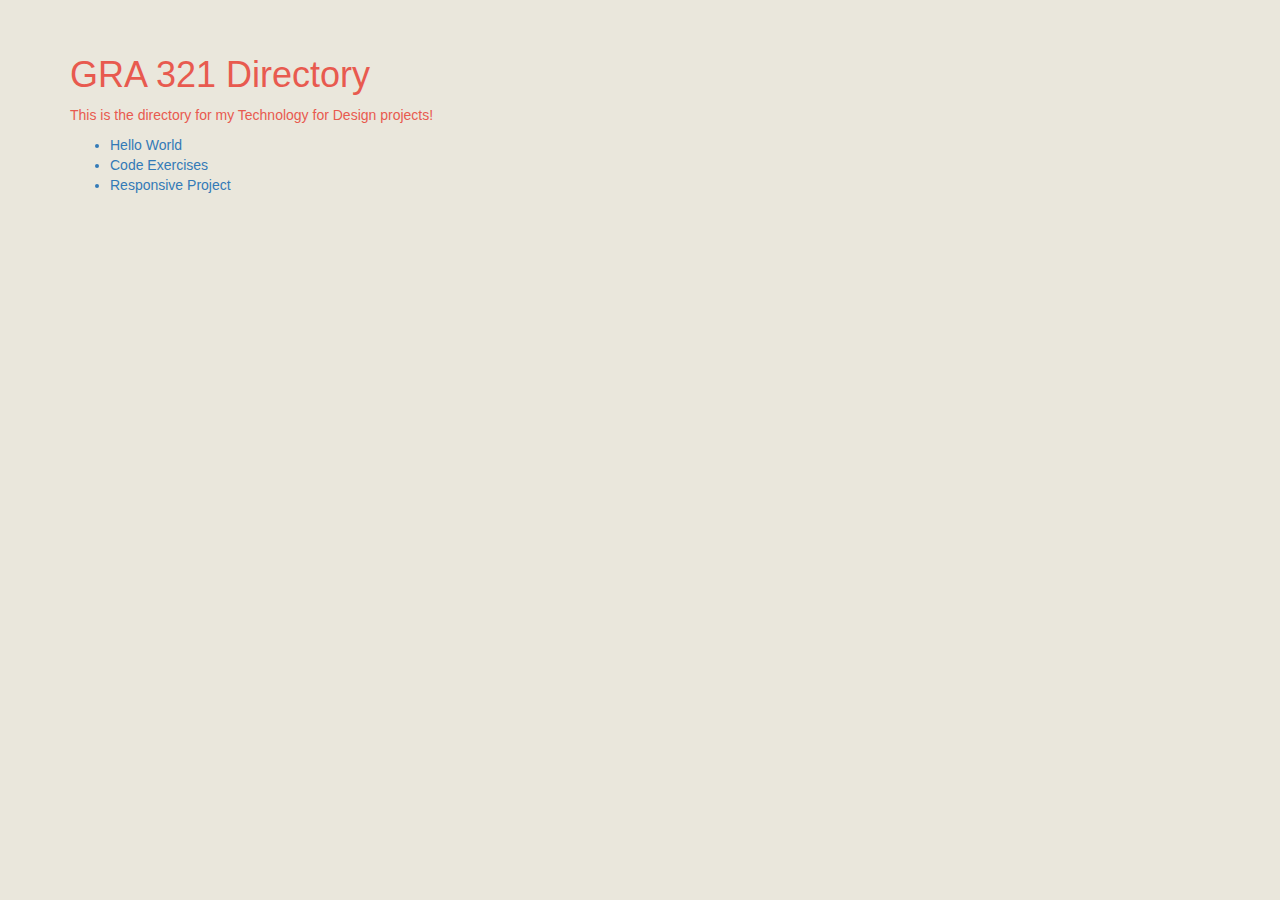
<file: index.html>
<!DOCTYPE html>
<html>
  <head>
    <title>GRA 321 Digital Project Directory</title>
    <meta charset="UTF-8">
    <meta name="description" content="GRA 321 Directory">
    <meta name="keywords" content="Directory">
    <meta name="author" content="Tanya Yan">
    <link href="./css/normalize.css" type="text/css" rel="stylesheet">
    <link href="./css/style.css" type="text/css" rel="stylesheet">
  </head>

  <body>
  <h1>GRA 321 Directory</h1>
  <p>This is the directory for my Technology for Design projects!</p>
  <ul>
      <a href="./hello-world/index.html"><li>Hello World</li></a>
      <a href="./code-exercises/index.html"><li>Code Exercises</li></a>
      <a href="./responsive-project/index.html"><li>Responsive Project</li></a>
  </ul>
  </body>
</html>
</file>
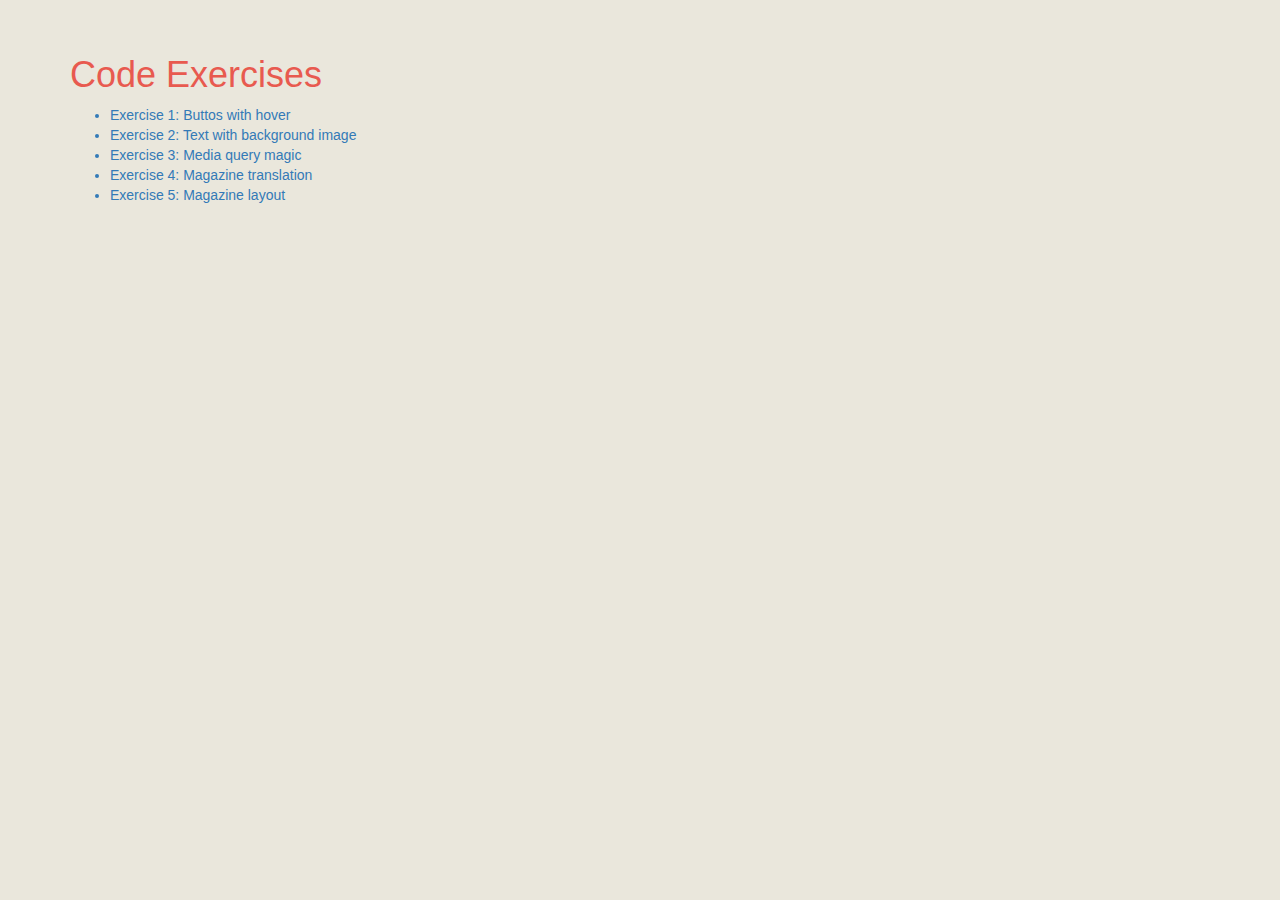
<file: code-exercises/index.html>
<!DOCTYPE html>
<html>
  <head>
    <title>Code Exercises</title>
    <meta charset="UTF-8">
    <meta name="description" content="code exercises">
    <meta name="keywords" content="project 2">
    <meta name="author" content="Tanya Yan">
    <link href="./css/normalize.css" type="text/css" rel="stylesheet">
    <link href="./css/style.css" type="text/css" rel="stylesheet">
  </head>

  <body>
        <h1>Code Exercises</h1>
        <ul>
            <a href="exercise-1/index.html"><li>Exercise 1: Buttos with hover</li></a>
            <a href="exercise-2/index.html"><Li>Exercise 2: Text with background image </Li></a>
            <a href="exercise-3/index.html"><li>Exercise 3: Media query magic</li></a>
            <a href="exercise-4/index.html"><li>Exercise 4: Magazine translation</li></a>
            <a href="exercise-5/index.html"><li>Exercise 5: Magazine layout</li></a>
        </ul>
  </body>
</html>
</file>
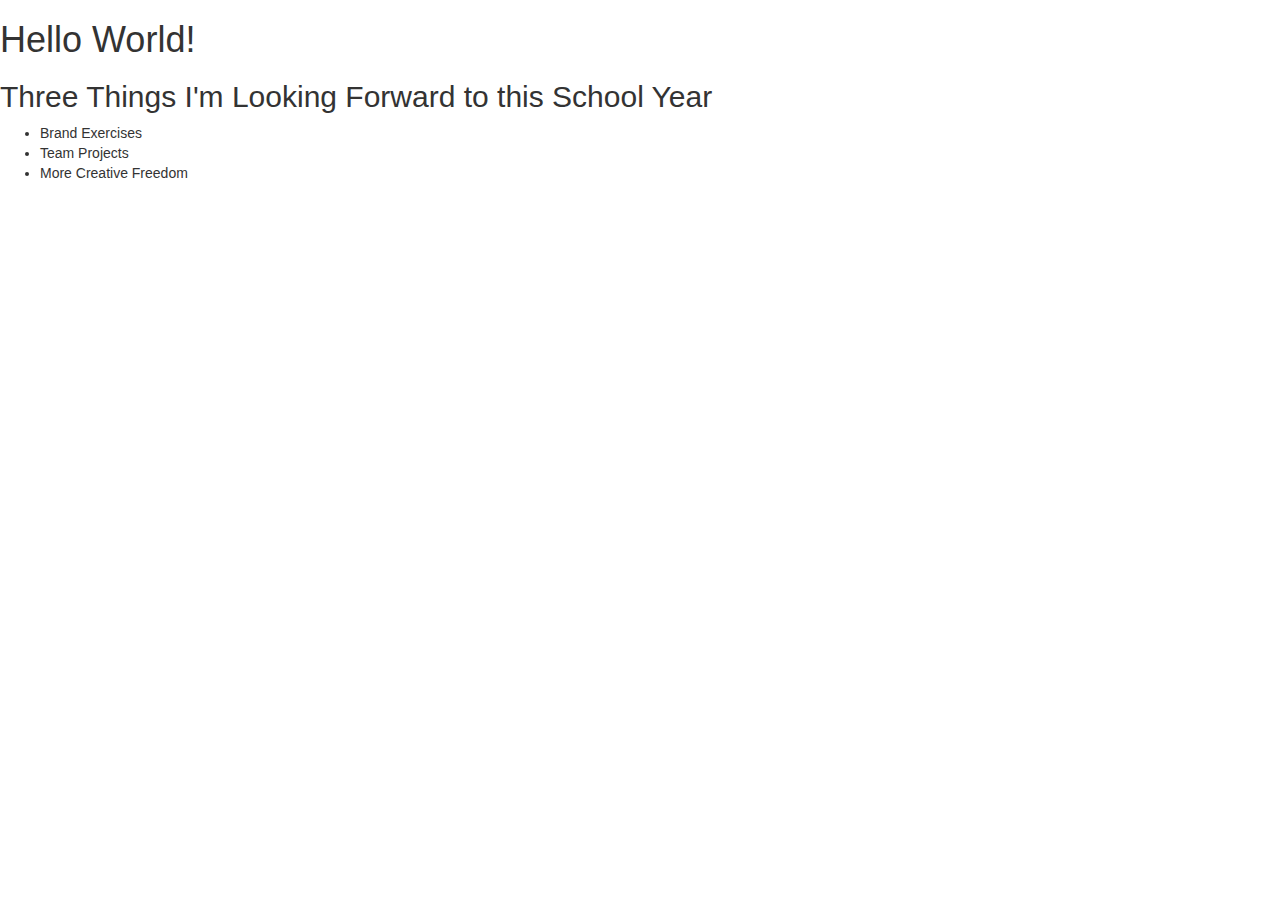
<file: hello-world/index.html>
<!DOCTYPE html>
<html>
    <head>   
        <title>Hello World Project</title>
        <meta charset="UTF-8">
        <meta name="description" content="Hello World Exercise">
        <meta name="keywords" content="school, team, creative">
        <meta name="author" content="Tanya Yan">
        <link href="./css/normalize.css" type="text/css" rel="stylesheet">
        <link href="./css/style.css" type="text/css" rel="stylesheet">
    </head>
    
    <body>
        <h1>Hello World!</h1>
        <h2>Three Things I'm Looking Forward to this School Year</h2>
        <!--Begin List of Things-->
        <ul>
            <li>Brand Exercises</li>
            <li>Team Projects</li>
            <li>More Creative Freedom</li>
        </ul>
        <!--End List of Things-->
    </body>
</html>
</file>
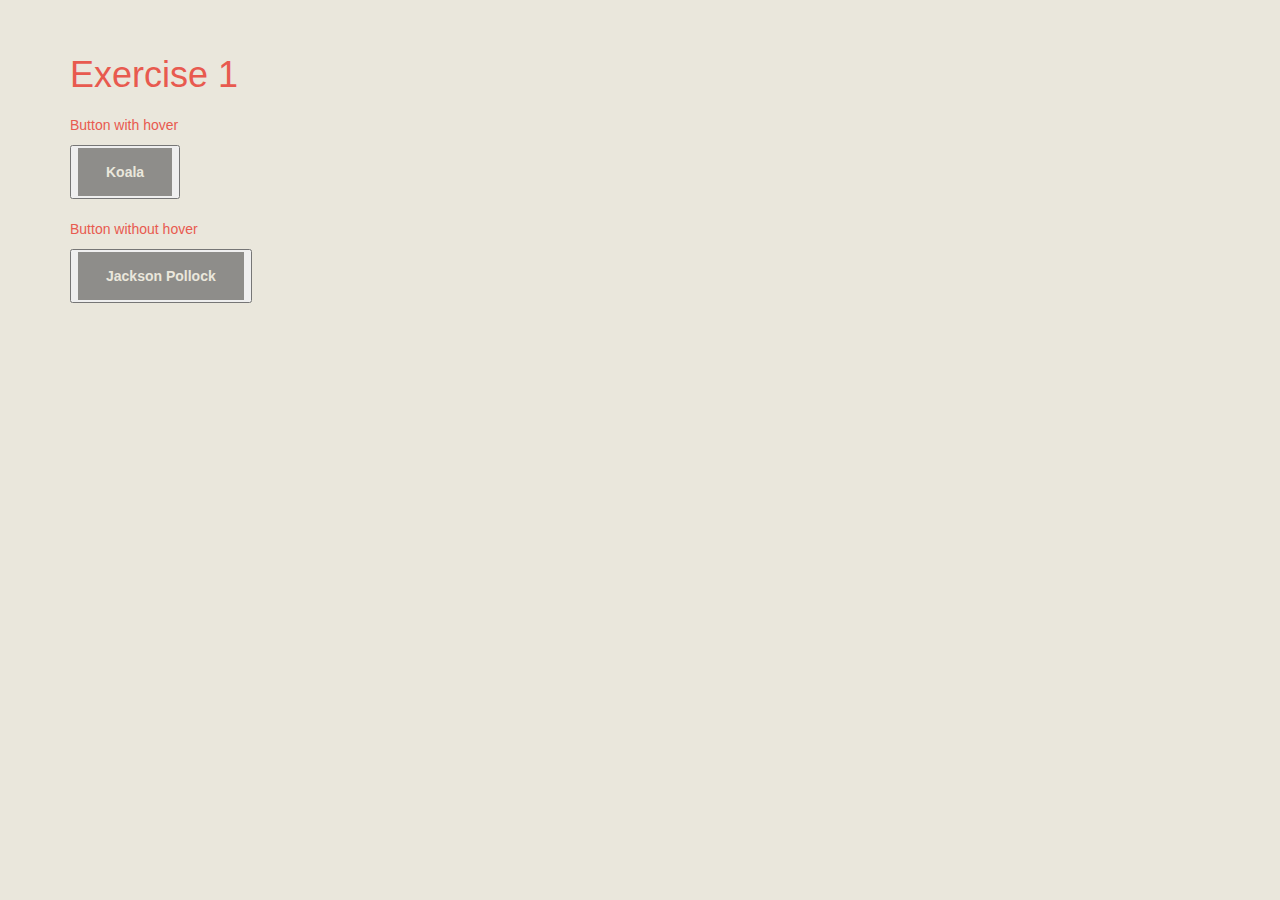
<file: code-exercises/exercise-1/index.html>
<!DOCTYPE html>
<html>
  <head>
    <title>Code Exercises | Exercise 1</title>
    <meta charset="UTF-8">
    <meta name="description" content="code exercise 1">
    <meta name="keywords" content="exercise 1 buttons">
    <meta name="author" content="Tanya Yan">
    <link href="./css/normalize.css" type="text/css" rel="stylesheet">
    <link href="./css/style.css" type="text/css" rel="stylesheet">
  </head>

  <body>
    <h1>Exercise 1</h1>
    <p>Button with hover</p>
    <button><a class="btn-hover" href="http://www.koalastothemax.com">Koala</a></button>
    <p>Button without hover</p>
    <button><a href="https://jacksonpollock.org">Jackson Pollock</a></button>
  </body>
</html>
</file>
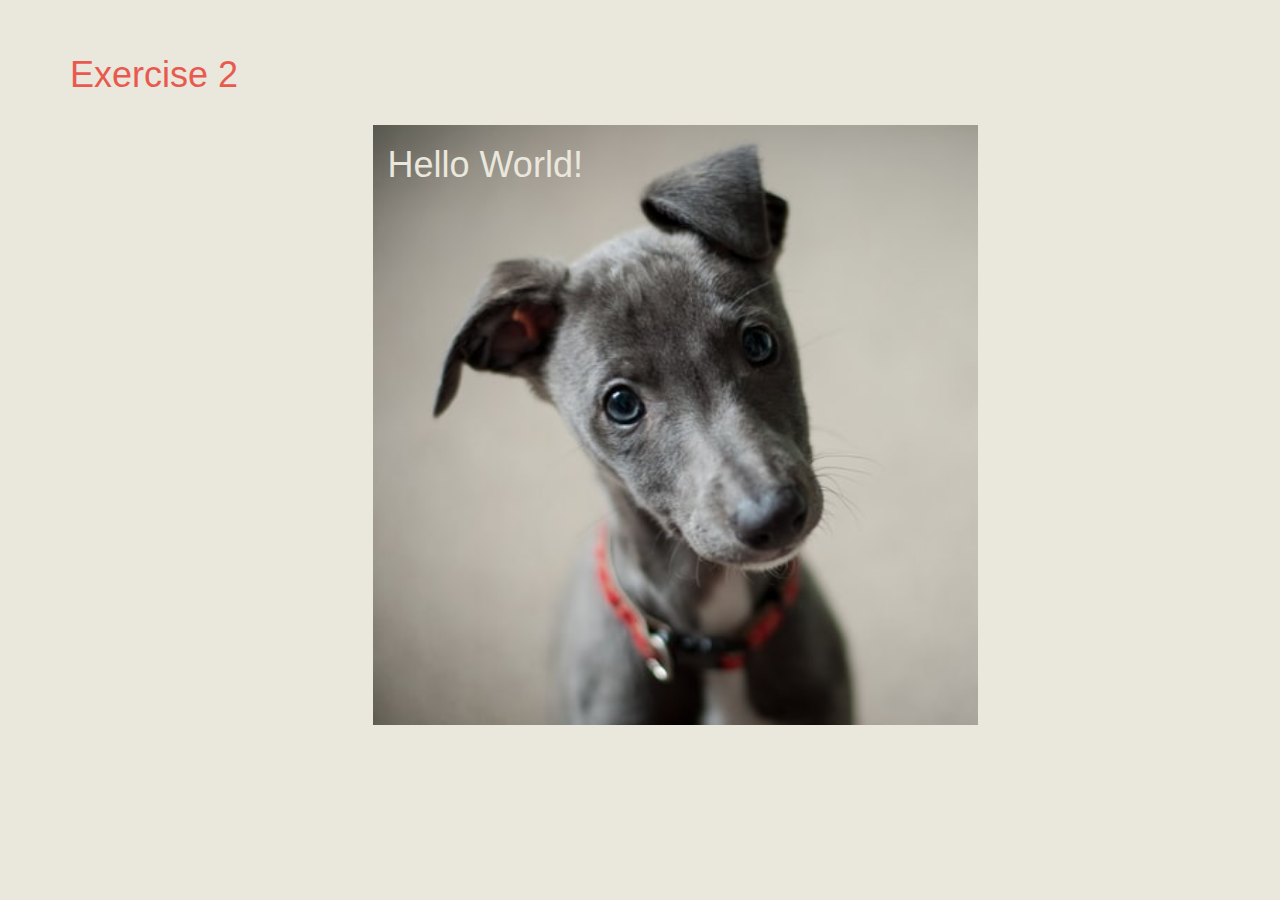
<file: code-exercises/exercise-2/index.html>
<!DOCTYPE html>
<html>
  <head>
    <title>Code Exercises | Exercise 2</title>
    <meta charset="UTF-8">
    <meta name="description" content="code exercise 2">
    <meta name="keywords" content="exercise 2 text image">
    <meta name="author" content="Tanya Yan">
    <link href="./css/normalize.css" type="text/css" rel="stylesheet">
    <link href="./css/style.css" type="text/css" rel="stylesheet">
    <link href="https://fonts.googleapis.com/css2?family=Open+Sans:ital,wght@0,400;0,600;0,700;0,800;1,400;1,600&display=swap" rel="stylesheet">
  </head>

  <body>
      <h1>Exercise 2</h1>
      <div class="container">
          <h2>Hello World!</h2>
      </div>  
</body>
</html>
</file>
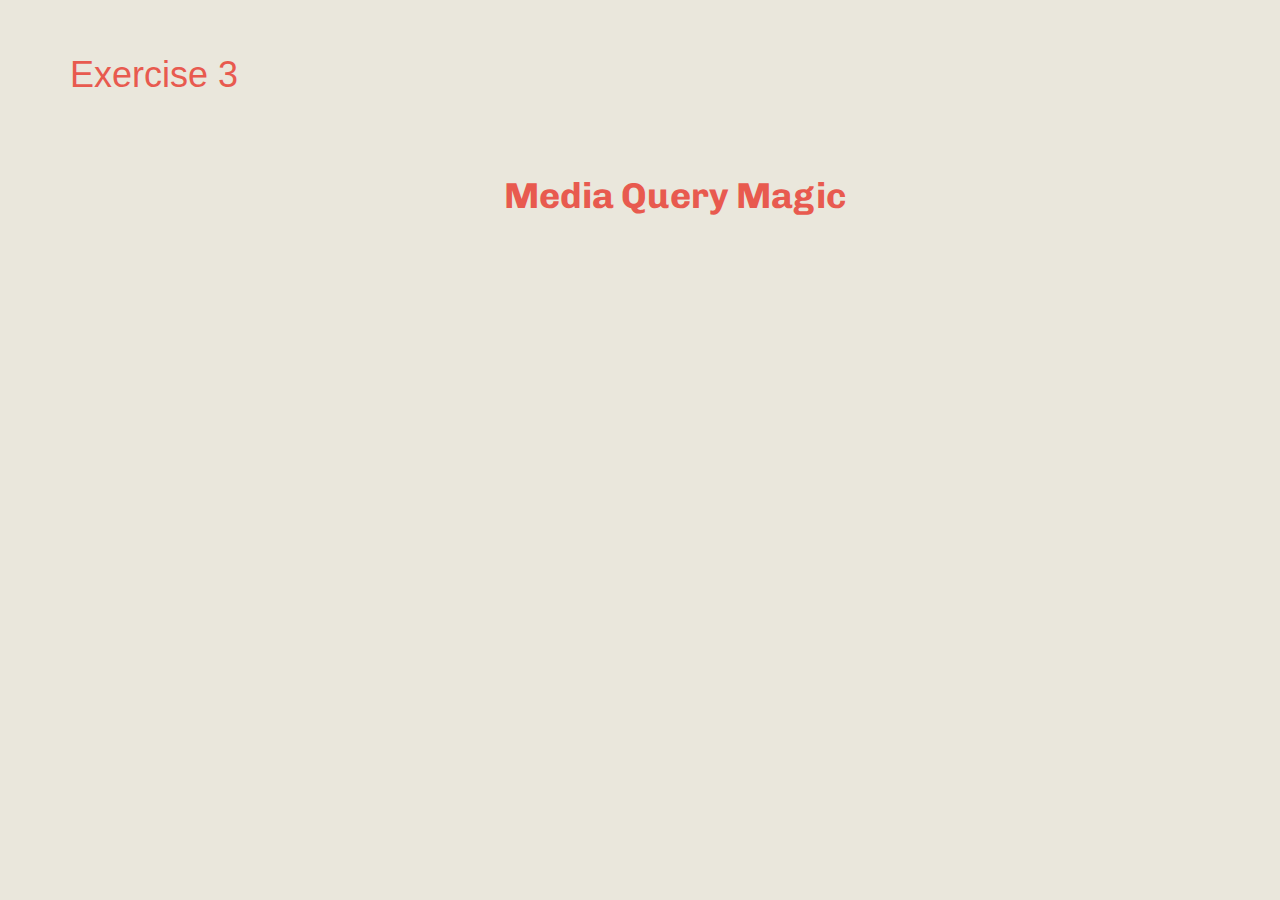
<file: code-exercises/exercise-3/index.html>
<!DOCTYPE html>
<html>
  <head>
    <title>Code Exercises | Exercise 3</title>
    <meta charset="UTF-8">
    <meta name="description" content="code exercise 3">
    <meta name="keywords" content="Media query magic">
    <meta name="author" content="Tanya Yan">
    <meta name="viewport" content="width=device-width, initial-scale=1">
    <link href="./css/normalize.css" type="text/css" rel="stylesheet">
    <link href="./css/style.css" type="text/css" rel="stylesheet">
  </head>

  <body>
    <h1>Exercise 3</h1>
      <p>Media Query Magic</p>
  </body>
</html>
</file>
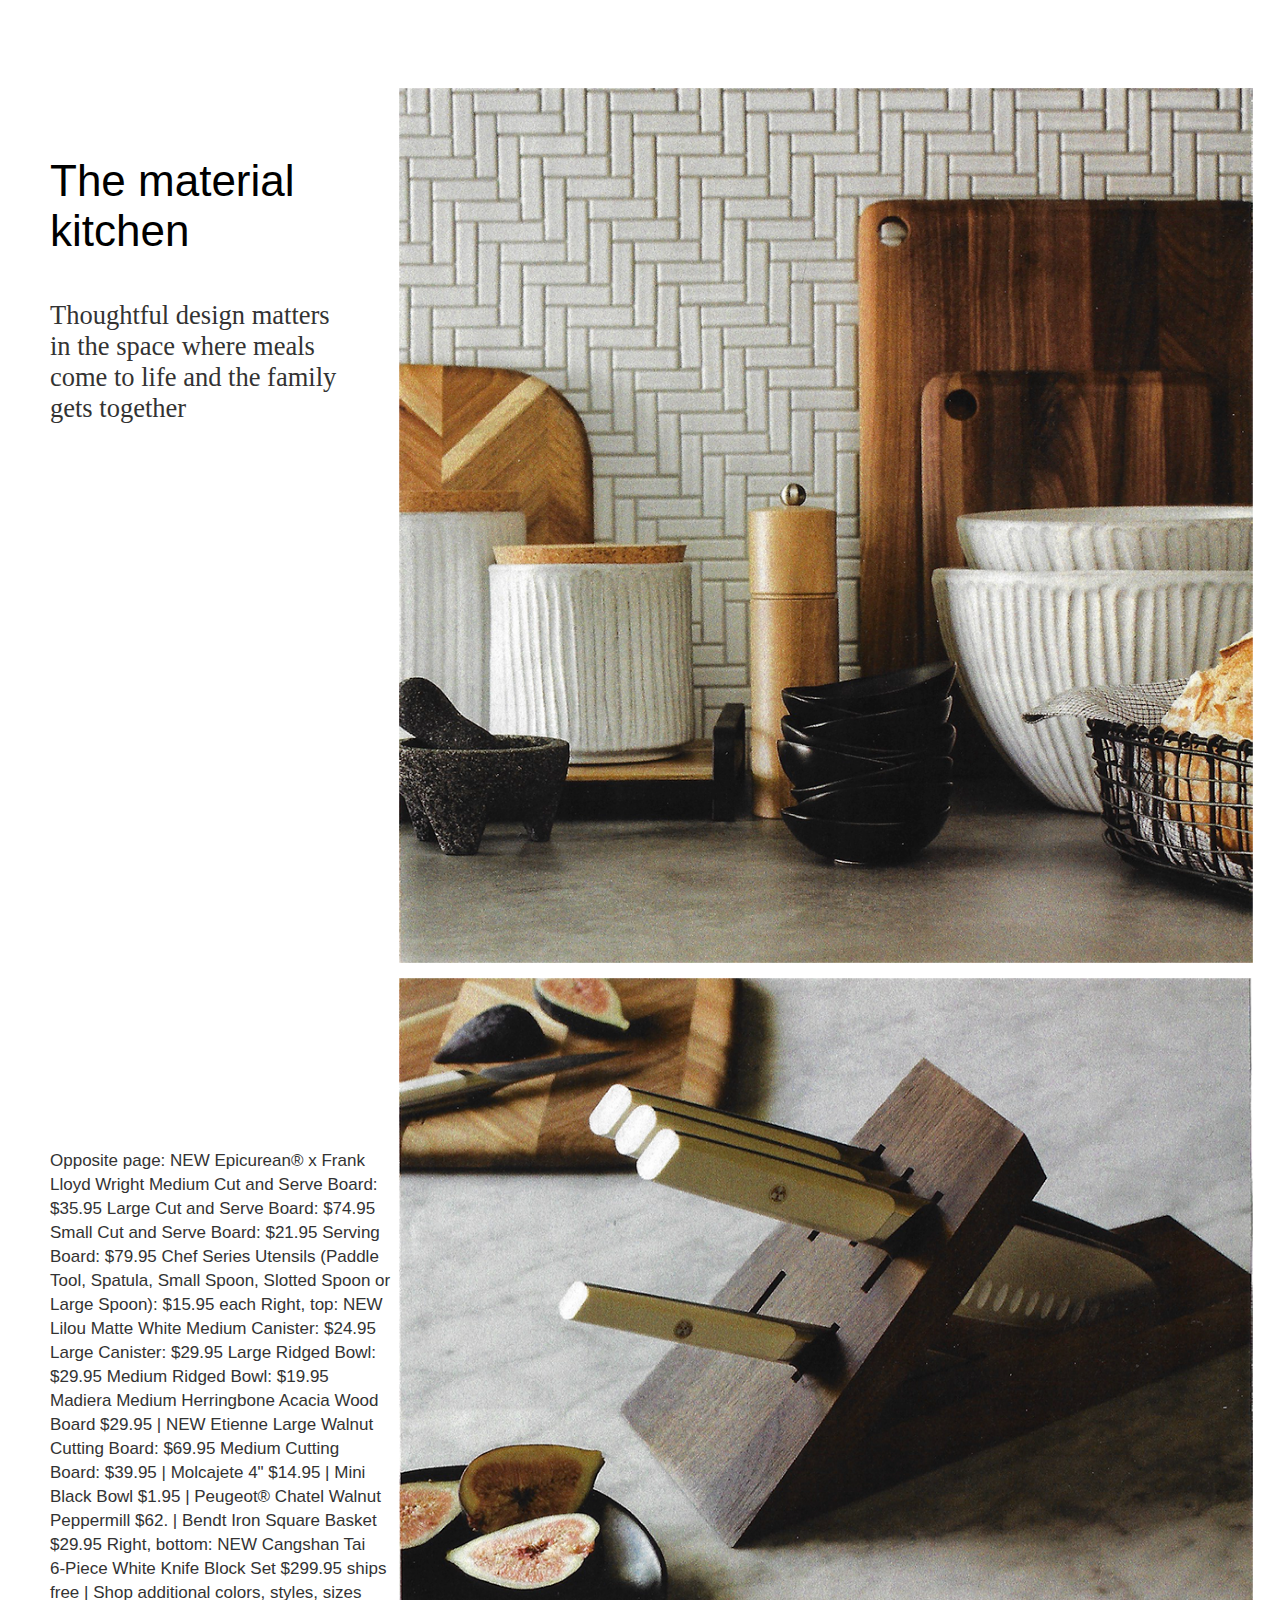
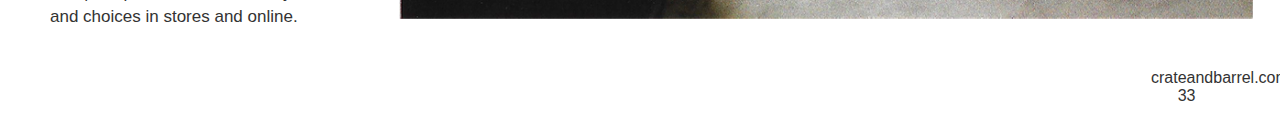
<file: code-exercises/exercise-5/index.html>
<!DOCTYPE html>
<html>
  <head>
    <title>Code Exercises | Exercise 5</title>
    <meta charset="UTF-8">
    <meta name="description" content="code exercise 5">
    <meta name="keywords" content="magazine layout">
    <meta name="author" content="Tanya Yan">
    <link href="./css/normalize.css" type="text/css" rel="stylesheet">
    <link href="./css/style.css" type="text/css" rel="stylesheet">
  </head>

  <body>
      <img src="bowls.png" alt="bowls" class="img1">
      <img src="knife-block.png" alt="knives" class="img2">
      <h1>The material<br>
          kitchen</h1>
      <h2>Thoughtful design matters<br>
          in the space where meals<br>
          come to life and the family<br>
          gets together
      </h2>
      <p>Opposite page: NEW Epicurean® x Frank<br>
         Lloyd Wright Medium Cut and Serve Board: <br>
         $35.95 Large Cut and Serve Board: $74.95<br>
         Small Cut and Serve Board: $21.95 Serving<br>
         Board: $79.95 Chef Series Utensils (Paddle<br>
         Tool, Spatula, Small Spoon, Slotted Spoon or<br>
         Large Spoon): $15.95 each Right, top: NEW<br>
         Lilou Matte White Medium Canister: $24.95<br>
         Large Canister: $29.95 Large Ridged Bowl:<br>
         $29.95 Medium Ridged Bowl: $19.95<br>
         Madiera Medium Herringbone Acacia Wood<br>
         Board $29.95 | NEW Etienne Large Walnut<br>
         Cutting Board: $69.95 Medium Cutting<br>
         Board: $39.95 | Molcajete 4" $14.95 |  Mini<br>
         Black Bowl $1.95 |  Peugeot® Chatel Walnut<br>
         Peppermill $62. |  Bendt Iron Square Basket<br>
         $29.95 Right, bottom: NEW Cangshan Tai<br>
         6-Piece White Knife Block Set $299.95 ships<br>
         free | Shop additional colors, styles, sizes<br>
         and choices in stores and online.
      </p>
      <h3>crateandbarrel.com &nbsp;&nbsp;&nbsp;&nbsp;&nbsp;&nbsp;33</h3>


  </body>
</html>
</file>
<file: css/style.css>
* {

}

body {
    background-color: #EAE7DC;
    padding-left: 5em;
    padding-top: 2.5em;
}
h1 {
    color: #E85A4F;
}

button {
    background-color: #E98074;
    border: none;
    color: #eae7dc;
    font-family: 'Open Sans', sans-serif;
    text-transform: uppercase;
    padding: 1em 2em 1em 2em;
}

p {
    color: #E85A4F;
}

ul a:hover{
   color: #E98074;
}

ul a:visited:hover {
    color: #E98074;
}

ul a:visited {
    color: #8E8D8A;
}
ul {
    color: #D8C3A5;
}
</file>
<file: code-exercises/css/style.css>
* {

}

body {
    background-color: #EAE7DC;
    padding-left: 5em;
    padding-top: 2.5em;
}
h1 {
    color: #E85A4F;
}

button {
    background-color: #E98074;
    border: none;
    color: #eae7dc;
    font-family: 'Open Sans', sans-serif;
    text-transform: uppercase;
    padding: 1em 2em 1em 2em;
}

p {
    color: linen;
}

ul a:hover{
   color: #E98074;
}

ul a:visited:hover {
    color: #E98074;
}

ul a:visited {
    color: #8E8D8A;
}
ul {
    color: #D8C3A5;
}
</file>
<file: hello-world/css/style.css>
* {

}

h1 {

}
</file>
<file: code-exercises/exercise-1/css/style.css>
body {
    background-color: #EAE7DC;
    padding-left: 5em;
    padding-top: 2.5em;
}
h1 {
    color: #E85A4F;
}

button a {
    background-color: #8E8D8A;
    border: none;
    color: #EAE7DC;
    display: block;
    font-weight: bold;
    margin: none;
    padding: 1em 2em 1em 2em;
}


.btn-hover:hover {
    background-color: #E98074;
    color: #D8C3A5;
}

p {
    color: #E85A4F;
    margin-top: 20px;
}
</file>
<file: code-exercises/exercise-2/css/style.css>
* {

}

body {
    background-color: #EAE7DC;
    padding-left: 5em;
    padding-top: 2.5em;
}
h1 {
    color: #E85A4F;
    padding-bottom: 20px;
}

.container {
    background-image: url(../img/pupper.jpg);
    background-size: cover;
    height: 600px;
    margin: 0 auto;
    width: 50%;
}

h2 {
    color: #EAE7DC;
    font-size: 36px;
    position: relative;
    text-align: left;
    font-weight: normal;
}
</file>
<file: code-exercises/exercise-3/css/style.css>
/*---Chivo Font Import---*/
@import url('https://fonts.googleapis.com/css2?family=Chivo:ital,wght@0,300;0,400;0,700;0,900;1,300;1,400;1,700&display=swap');

/*---Default Styling---*/
body {
    background-color: #EAE7DC;
    padding-left: 5em;
    padding-top: 2.5em;
}
h1 {
    color: #E85A4F;
}

p {
    font-family: 'Chivo', Helvetica, Arial, sans-serif;
    font-size: 36px;
    font-weight:700;
    text-align: center;
    width: 100%;
    margin: 0 auto;
    top: 65px;
    position: relative;
    color: #E85A4F;
}

/*---Media Queries---*/
@media screen and (max-width: 1000px) {
  body {
    background-color: #D8C3A5;
}
}

@media screen and (max-width: 500px) {
  body {
    background-color: #101010;
}
}
</file>
<file: code-exercises/exercise-5/css/style.css>
* {

}

body {
    background-color: White;
    padding-left: 50px;
}
h1 {
    color: Black;
    font-size: 44px;
    padding-top: 136px;
    padding-bottom: 24px;
    letter-spacing: -20;
    line-height: 50px;
}

h2 {
  font-family: Times, serif;
  font-size: 26.5px;
  line-height: 31px;
  display:block;
  padding-bottom: 715px;
}

p{
  font-size: 17px;
  font-family: Helvetica, sans-serif;
  line-height: 24px;
}

h3 {
  font-size: 16px;
  font-family: helvetica, sans-serif;
  padding-left: 1101px;
  padding-top: 20px;
  padding-bottom: 18px;
}

img {
  display:block;
  float: right;
  padding-right: 27px;
}

.img1 {
  width: 881px;
  height: 958px;
  padding-top: 68px;
  padding-bottom: 15px;
}

.img2 {
  width: 881px;
  height: 641px;
}
</file>
